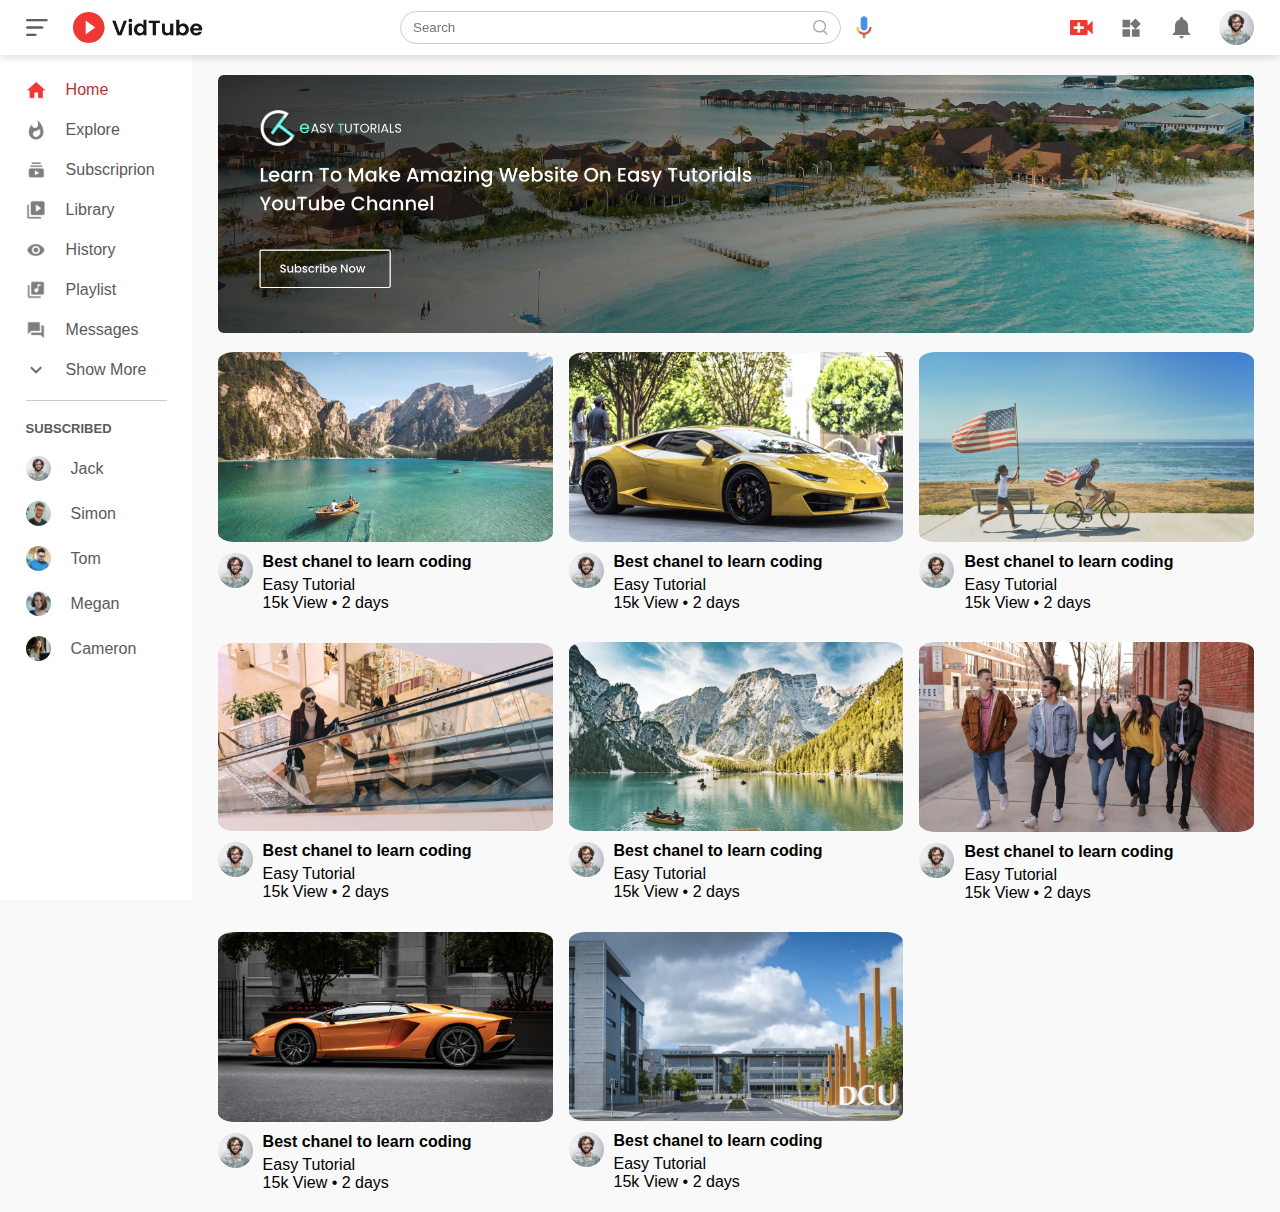
<file: index.html>
<!DOCTYPE html>
<html>
    <head>
        <title>FirstWebApp</title>
        
        <link rel="stylesheet" href="sty.css">

    </head>
    <body>
        
        <nav class="flex-div">
            <div class="nav-left flex-div">
                <img src="images/menu.png "class="menu-icon">
                <img src="images/logo.png"class="logo">
            </div>
            <div class="nav-middle flex-div">
                <div class="search-box flex-div">
                    <input type="text" placeholder="Search">
                    <img src="images/search.png">  
                </div>
                <img src="images/voice-search.png"class="mic-icon">
            </div>
            <div class="nav-right flex-div">
                <img src="images/upload.png">
                <img src="images/more.png">
                <img src="images/notification.png">
                <img src="images/Jack.png "class="user-icon">
                
            </div>
    </nav>  
    <!------------sideBar-----------> 
     <div class="sidebar ">
        <div class="shortCut-links">
            <a href=""><img src="images/home.png"><p>Home</p></a>
            <a href=""><img src="images/explore.png"><p>Explore</p></a>
            <a href=""><img src="images/subscriprion.png"><p>Subscriprion</p></a>
            <a href=""><img src="images/library.png"><p>Library</p></a>
            <a href=""><img src="images/history.png"><p>History</p></a>
            <a href=""><img src="images/playlist.png"><p>Playlist</p></a>
            <a href=""><img src="images/messages.png"><p>Messages</p></a>
            <a href=""><img src="images/show-more.png"><p>Show More</p></a>
            <hr>
        </div>
       <div class="subscribed-list">
        <h3>SUBSCRIBED</h3>
        <a href=""><img src="images/Jack.png"><p>Jack</p></a>
        <a href=""><img src="images/simon.png"><p>Simon</p></a>
        <a href=""><img src="images/tom.png"><p>Tom</p></a>
        <a href=""><img src="images/megan.png"><p>Megan</p></a>
        <a href=""><img src="images/cameron.png"><p>Cameron</p></a>
        
       </div>
     </div>
     <!----------------------   main  --------------------->
     <div class="container ">
        <div class="banner">
            <img src="images/banner.png">
        </div>
        <div class="list-container flex-div">
            <div class="vid-list">
                <a href="play-video.html"><img src="images/thumbnail1.png" class="thumbnail1"></a>
                <div class="flex-div">
                    <img src="images/Jack.png" >
                    <div class="vid-info">
                        <a href="play-video.html">Best chanel to learn coding</a>
                        <p>Easy Tutorial</p>
                        <p>15k View &bull; 2 days</p>
                    </div>
                
                </div>
            </div>
            <div class="vid-list">
                <img src="images/thumbnail8.png" class="thumbnail1">
                <div class="flex-div">
                    <img src="images/Jack.png" >
                    <div class="vid-info">
                        <a href="">Best chanel to learn coding</a>
                        <p>Easy Tutorial</p>
                        <p>15k View &bull; 2 days</p>
                    </div>
                
                </div>
            </div>
            <div class="vid-list">
                <img src="images/thumbnail2.png" class="thumbnail1">
                <div class="flex-div">
                    <img src="images/Jack.png" >
                    <div class="vid-info">
                        <a href="">Best chanel to learn coding</a>
                        <p>Easy Tutorial</p>
                        <p>15k View &bull; 2 days</p>
                    </div>
                
                </div>
            </div>
            <div class="vid-list">
                <img src="images/thumbnail3.png" class="thumbnail1">
                <div class="flex-div">
                    <img src="images/Jack.png" >
                    <div class="vid-info">
                        <a href="">Best chanel to learn coding</a>
                        <p>Easy Tutorial</p>
                        <p>15k View &bull; 2 days</p>
                    </div>
                
                </div>
            </div>
            <div class="vid-list">
                <img src="images/thumbnail4.png" class="thumbnail1">
                <div class="flex-div">
                    <img src="images/Jack.png" >
                    <div class="vid-info">
                        <a href="">Best chanel to learn coding</a>
                        <p>Easy Tutorial</p>
                        <p>15k View &bull; 2 days</p>
                    </div>
                
                </div>
            </div>
            <div class="vid-list">
                <img src="images/thumbnail5.png" class="thumbnail1">
                <div class="flex-div">
                    <img src="images/Jack.png" >
                    <div class="vid-info">
                        <a href="">Best chanel to learn coding</a>
                        <p>Easy Tutorial</p>
                        <p>15k View &bull; 2 days</p>
                    </div>
                
                </div>
            </div>
            <div class="vid-list">
                <img src="images/thumbnail6.png" class="thumbnail1">
                <div class="flex-div">
                    <img src="images/Jack.png" >
                    <div class="vid-info">
                        <a href="">Best chanel to learn coding</a>
                        <p>Easy Tutorial</p>
                        <p>15k View &bull; 2 days</p>
                    </div>
                
                </div>
            </div>
            <div class="vid-list">
                <img src="images/thumbnail7.png" class="thumbnail1">
                <div class="flex-div">
                    <img src="images/Jack.png" >
                    <div class="vid-info">
                        <a href="">Best chanel to learn coding</a>
                        <p>Easy Tutorial</p>
                        <p>15k View &bull; 2 days</p>
                    </div>
                
                </div>
            </div>
        </div>
     </div>

     <script src="Firstwebpage.js"></script>
    </body>
</html>
</file>
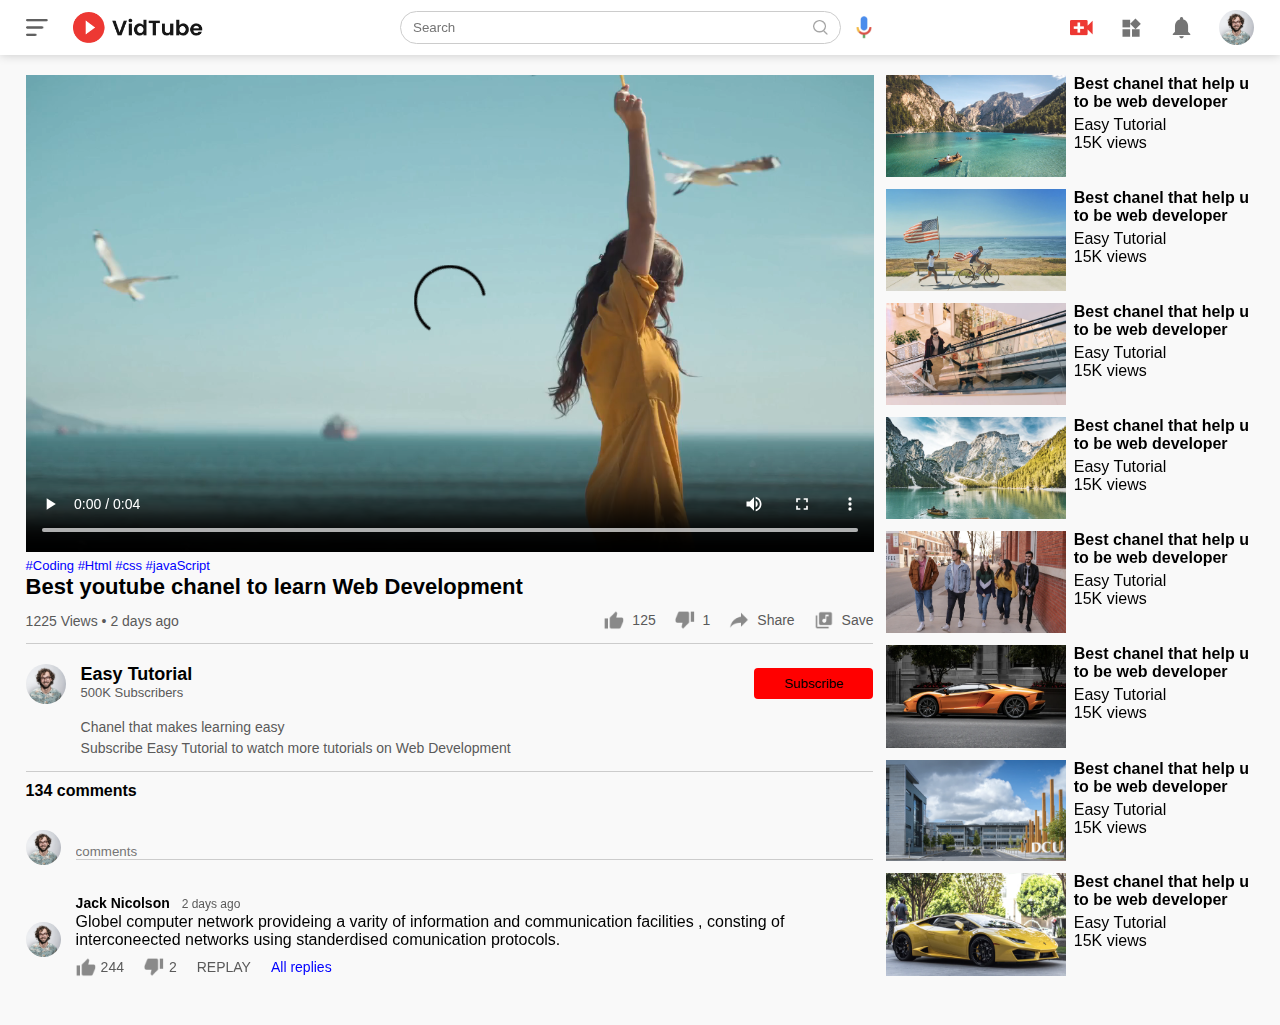
<file: play-video.html>
<!DOCTYPE html>
<html>
    <head>
        <title>Play-video</title>
        
        <link rel="stylesheet" href="sty.css">

    </head>
    <body>
        
        <nav class="flex-div">
            <div class="nav-left flex-div">
                <img src="images/menu.png "class="menu-icon">
                <img src="images/logo.png"class="logo">
            </div>
            <div class="nav-middle flex-div">
                <div class="search-box flex-div">
                    <input type="text" placeholder="Search">
                    <img src="images/search.png">  
                </div>
                <img src="images/voice-search.png"class="mic-icon">
            </div>
            <div class="nav-right flex-div">
                <img src="images/upload.png">
                <img src="images/more.png">
                <img src="images/notification.png">
                <img src="images/Jack.png "class="user-icon">
                
            </div>
    </nav>  
    <div class="container play-container">
        <div class="row">
            <div class="play-video">
                <video controls autoplay>
                <source src="images/video.mp4"type="video/mp4">
                </video>
                <div class="tags">
                    <a href="">#Coding </a><a href="">#Html </a><a href="">#css </a><a href="">#javaScript </a>
                </div>
                <h3>Best youtube chanel to learn Web Development</h3>
                <div class="play-video-info">
                    <p>1225 Views &bull; 2 days ago</p>
                    <div>
                        <a href=""><img src="images/like.png" alt="">125</a>
                        <a href=""><img src="images/dislike.png" alt="">1</a>
                        <a href=""><img src="images/share.png" alt="">Share</a>
                        <a href=""><img src="images/save.png" alt="">Save</a>
                    </div>
                </div>
                <hr>
                <div class="publisher">
                    <img src="images/Jack.png" alt="">
                    <div>
                        <p>Easy Tutorial</p><span>500K Subscribers</span>
                    </div>
                    <button type="button">Subscribe</button>
                </div>
                <div class="video-discription">
                    <p>Chanel that makes learning easy</p>
                    <p>Subscribe Easy Tutorial to watch more tutorials on Web Development</p>
                </div>
                <hr>
                <h4>134 comments</h4>
                <div class="add-comment">
                    <img src="images/Jack.png" alt="">
                    <input type="text"placeholder="comments">
                </div>
                <div class="old-comment">
                    <img src="images/Jack.png" alt="">
                    <div>
                        <h3>Jack Nicolson
                        <span>2 days ago</span></h3>
                        <p>Globel computer network provideing a varity of  information and communication facilities , 
                            consting of  interconeected networks using standerdised comunication protocols.</p>
                            <div class="comment-action">
                                <img src="images/like.png" alt="">
                                <span>244</span>
                                <img src="images/dislike.png" alt="">
                                <span>2</span>
                                <span>REPLAY</span>
                                <a href="">All replies</a>
                            </div>
                    </div> 

                </div>
            </div>
            <div class="right-sidebar">
                <div class="side-video-list">
                    <a href="" class="small-thumbnail"><img src="images/thumbnail1.png" ></a>
                    <div class="vid-info">
                        <a href="">Best chanel that help u to be web developer</a>
                        <p>Easy Tutorial</p>
                        <p>15K views</p>
                    </div>
                </div>
                <div class="side-video-list">
                    <a href="" class="small-thumbnail"><img src="images/thumbnail2.png" ></a>
                    <div class="vid-info">
                        <a href="">Best chanel that help u to be web developer</a>
                        <p>Easy Tutorial</p>
                        <p>15K views</p>
                    </div>
                </div>
                <div class="side-video-list">
                    <a href="" class="small-thumbnail"><img src="images/thumbnail3.png" ></a>
                    <div class="vid-info">
                        <a href="">Best chanel that help u to be web developer</a>
                        <p>Easy Tutorial</p>
                        <p>15K views</p>
                    </div>
                </div>
                <div class="side-video-list">
                    <a href="" class="small-thumbnail"><img src="images/thumbnail4.png" ></a>
                    <div class="vid-info">
                        <a href="">Best chanel that help u to be web developer</a>
                        <p>Easy Tutorial</p>
                        <p>15K views</p>
                    </div>
                </div>
                <div class="side-video-list">
                    <a href="" class="small-thumbnail"><img src="images/thumbnail5.png" ></a>
                    <div class="vid-info">
                        <a href="">Best chanel that help u to be web developer</a>
                        <p>Easy Tutorial</p>
                        <p>15K views</p>
                    </div>
                </div>
                <div class="side-video-list">
                    <a href="" class="small-thumbnail"><img src="images/thumbnail6.png" ></a>
                    <div class="vid-info">
                        <a href="">Best chanel that help u to be web developer</a>
                        <p>Easy Tutorial</p>
                        <p>15K views</p>
                    </div>
                </div>
                <div class="side-video-list">
                    <a href="" class="small-thumbnail"><img src="images/thumbnail7.png" ></a>
                    <div class="vid-info">
                        <a href="">Best chanel that help u to be web developer</a>
                        <p>Easy Tutorial</p>
                        <p>15K views</p>
                    </div>
                </div>
                <div class="side-video-list">
                    <a href="" class="small-thumbnail"><img src="images/thumbnail8.png" ></a>
                    <div class="vid-info">
                        <a href="">Best chanel that help u to be web developer</a>
                        <p>Easy Tutorial</p>
                        <p>15K views</p>
                    </div>
                </div>
            </div>
        </div>
    </div>

    </body>
    </html>
</file>
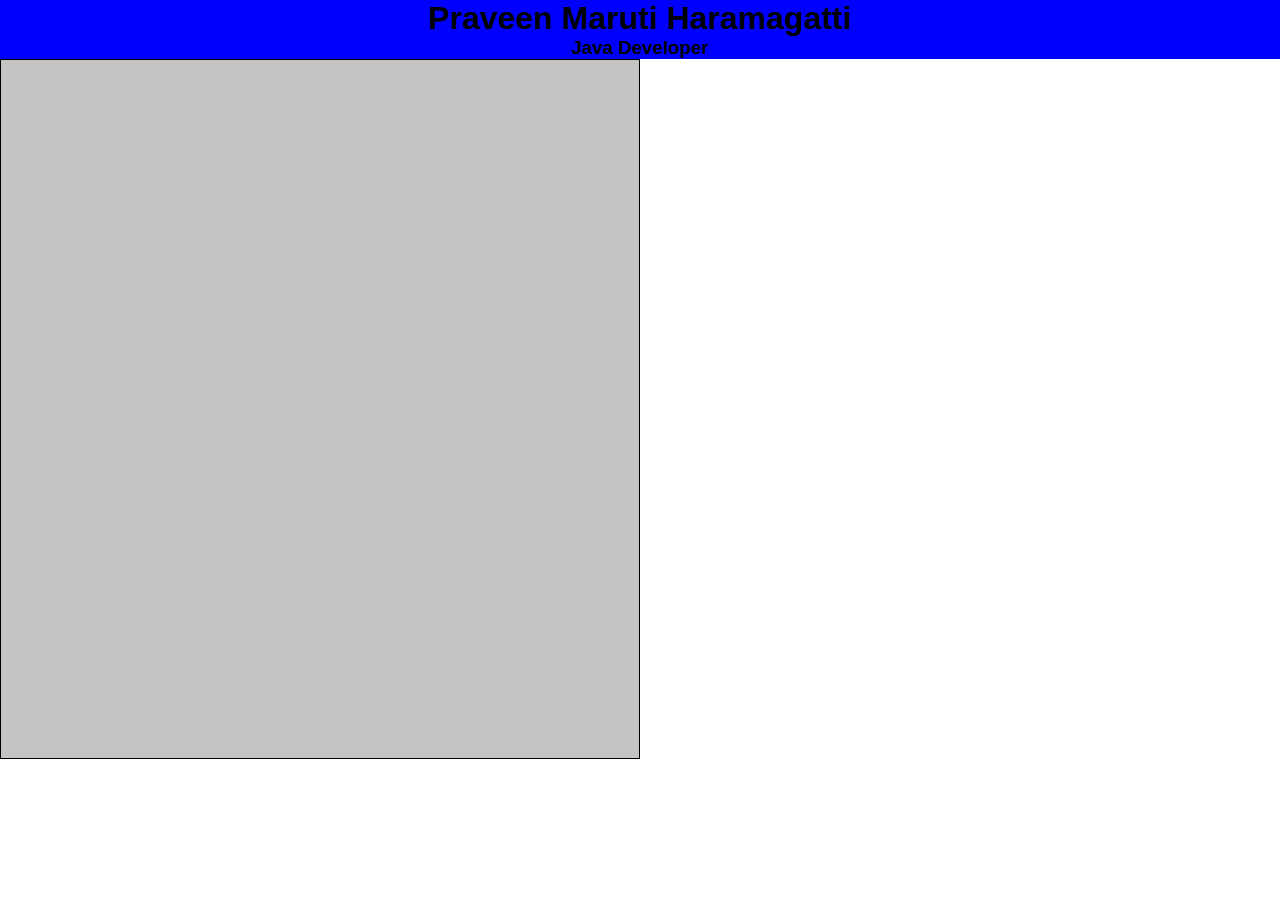
<file: images/Influencer Lab/Resume.html>
<!DOCTYPE html>
<html>
    <head>
        <title>Resume</title>
        <link href="Rstyle.css" type="text/css" rel="stylesheet">
        <style>
            
        </style>
    </head>
    <body>
        <div class="header"><h1>Praveen Maruti Haramagatti</h1>
            <h3>Java Developer</h3>
        </div>
        <div class="left">
            <div class="poto">
                <a src=""></a>

            </div>
        </div>
        <div class="right">

        </div>
        
    </body>
</html>
</file>
<file: sty.css>
*{
    margin: 0;
    padding:0 ;
    font-family: 'poppins', sans-serif;
    box-sizing:border-box;

}
a{
    text-decoration: none;
    color: #5a5a5a;
}
img{
    cursor: pointer;
}
.flex-div{
    display: flex;
    align-items: center;

}
nav{
    padding: 10px 2%;
    justify-content:space-between;
    box-shadow:0  0 10px rgba(0, 0, 0, 0.2);
    background: #fff;
    position:sticky;
    top: 0;
    z-index: 1;
}
.nav-right img{
    width: 25px;
    margin-right: 25px;

}
.nav-right .user-icon{
    width: 35px;
    border-radius: 50%;
    margin-right: 0;
}
.nav-left .menu-icon{
    width: 22px;
    margin-right: 25px;
}
.nav-left .logo{
    width: 130px;
}
.nav-middle .mic-icon{
    width: 16px;

}
.nav-middle .search-box{
    border: 1px solid #ccc;
    margin-right: 15px;
    padding: 8px 12px;
    border-radius: 25px;
}
.nav-middle .search-box input{
    width: 400px;
    border: 0;
    outline: 0;
    background: transparent;

}
.nav-middle .search-box img{
    width: 15px;
}
/*--------------------- sidebar--------------- */
.sidebar
{
    background:#fff ;
    width:15% ;
    height:100vh;
    position:fixed;
    top:0;
    padding-left:2%;
    padding-top:80px ;
}
.shortCut-links a img{
    width:20px;
    margin-right:20px;
}
.shortCut-links a {
    display: flex;
    align-items: center;
    margin-bottom: 20px;
    width:fit-content;
    flex-wrap: wrap;


}
.shortCut-links a:first-child{
    color:#ad3833

}
.sidebar hr{
    border: 0;
    height: 1px;
    background: #ccc;
    width:85%;
}
.subscribed-list h3{
    font-size: 13px;
    margin: 20px 0;
    color:#5a5a5a;
}
.subscribed-list a{
    display: flex;
    align-items: center;
    margin-bottom: 20px;
    width:fit-content;
    flex-wrap: wrap;
}
.subscribed-list a img{
    width:25px;
    border-radius: 50%;
    margin-right: 20px;
}
.small-sidebar{
    width:5%;
}
.small-sidebar a p{
    display: none;
}
.small-sidebar h3{
    display: none;
}
.small-sidebar hr{
    width: 50%;
    margin-bottom: 25px;
}
/*------------------- main---------------- */
.container{
    background: #f9f9f9;
    padding-left: 17%;
    padding-right: 2%;
    padding-bottom:20px;
    padding-top: 20px;
    
}
.large-container{
    padding-left: 7%;
}
.banner{
    width:100%
}
.banner img{
    width: 100%;
}
.list-container
{
    display: grid;
    grid-template-columns: repeat(auto-fit,minmax(250px,1fr));
    grid-column-gap:16px ;
    grid-row-gap: 30px;
    margin-top:15px;

}
 .vid-list .thumbnail1{
    width:100%;
    border-radius: 5%;

 }
 .vid-list .flex-div{
    align-items: flex-start;
    margin-top:7px;
 }
 .vid-list .flex-div img{
    width: 35px;
    margin-right: 10px;
    border-radius: 50%;
 } 
 .vid-info a{
    color:#000;
    font-weight:600;
    display: block;
    margin-bottom: 5px;
 }
 @media  (max-width: 900px)
 {
    .menu-icon{
        display:none;
    }
    .sidebar{
        display:none;
    }
    .nav-right img{
        display: none;

    }
    .container,.large-container{
        padding-left: 5%;
        padding-right: 5%;
    }
    .nav-right .user-icon {
        display:block;
        width: 30px;
        
    }
    .nav-middle .search-box input{
        width: 100px;
    }
    .nav-middle .mic-icon{
        display: none;
    }
    .logo{
        width: 90px;
    }
 } 
 .play-container{
    padding-left: 2%;
 }
 .row{
    display:flex ;
    justify-content:space-between;
    flex-wrap: wrap;
 }
 .play-video{
    flex-basis: 69%;

 }
 .right-sidebar
 {
    flex-basis:30%;

 }
 .play-video video{
    width: 100%;
 }
 .side-video-list{
    display: flex;
    justify-content:space-between;
    margin-bottom:8px ;
 }
 .side-video-list img{
    width:100%;
 }
.side-video-list .small-thumbnail{
    flex-basis: 49%;
    
}
.side-video-list .vid-info{
    flex-basis: 49%;
}
.play-video .tags a{
    color:#0000ff;
    font-size: 13px;

}
.play-video h3{
    font-weight: 600;
    FONT-size:22px;
}
.play-video .play-video-info{
    display: flex;
    align-items: center;
    justify-content: space-between;
    flex-wrap: wrap;
    margin-top: 10px;
    font-size: 14px;
    color:#5a5a5a;
}
.play-video .play-video-info  a img{
    width: 20px;
    margin-right: 8px;
}
.play-video .play-video-info  a{
    display: inline-flex;
    align-items: center;
    margin-left: 15px;
}
.play-video hr{
    border: 0;
    height: 1px;
    background: #ccc;
    margin: 10px 0;
}
.publisher
{
    display: flex;
    align-items: center;
    margin-top: 20px;

}
.publisher div{
    flex: 1;
    line-height:18px;

}
.publisher img{
    width: 40px;
    border-radius: 50%;
    margin-right:15px;
}
.publisher div p{
    color:#000;
    font-weight: 600;
    font-size: 18px;

}
.publisher div span{
    font-size: 13px;
    color: #5a5a5a;

}
.publisher button{
    background: red;
    border: #fff;
    padding: 8px 30px;
    border: 0;
    outline: 0;
    border-radius: 4px;
    cursor: pointer;
}
.video-discription
{
    padding-left: 55px;
    margin :15px 0;
}
.video-discription p{
    font-size: 14px;
    margin-bottom: 5px;
    color: #5a5a5a;

}
.video-discription h4{
    font-size: 14px;
    color:#5a5a5a;
    margin-top: 15px;

}
.add-comment{
    display: flex;
    margin:30px 0;
    align-items: center;
}
.add-comment img{
    width: 35px;
    border-radius: 50%;
    margin-right: 15px;

}
.add-comment input{
    border: 0;
    outline: 0;
    border-bottom: 1px solid #ccc;
    width: 100%;
    padding-top: 10px;
    background: transparent;
}
.old-comment{
    display: flex;
    align-items: center;
    margin: 20px 0;

}
.old-comment img{
    width: 35px;
    border-radius: 50%;
    margin-right: 15px;

}
 .old-comment h3{
    font-size:14px;
    margin-bottom: 2px;

 }
 .old-comment h3 span{
    font-size: 12px;
    color:#5a5a5a;
    font-weight: 500;
    margin-left: 8px;
 }
 .old-comment .comment-action{
    display: flex;
    align-items: center;
    margin:8px 0;
    font-size:14px;
 }
 .old-comment .comment-action img{
    border-radius: 0;
    width:20px;
    margin-right: 5px;

 }
 .old-comment .comment-action span{
    margin-right: 20px;
    color:#5a5a5a;

 }
 .old-comment .comment-action a{
    color:#0000ff;

 }
 @media(max-width: 900px) 
 {
    .play-video{
        flex-basis: 100%;
    }
    .right-sidebar{
        flex-basis: 100%;

    }
    .play-container{
        padding-left: 5%;

    }
    .video-discription{
        padding-left: 0;

    }
    .play-video .play-video-info a{
        margin-left:0;
        margin-right:15px;
        margin-top:15px;
        
    }
 }
</file>
<file: images/Influencer Lab/Rstyle.css>
*{
    margin: 0;
    padding:0 ;
    font-family: 'poppins', sans-serif;
    box-sizing:border-box;

}
.header{
    
    height:10%;
    width: 100%;
    margin-top: 0px;
    background: blue;
    text-align: center;
    
}
.left{
    display: flex;
    background: rgb(197, 195, 195);
    height:700px;
    width: 50%;
    border: solid 1px ;
    margin-top: 0%;
    box-shadow: inset;
}
</file>
